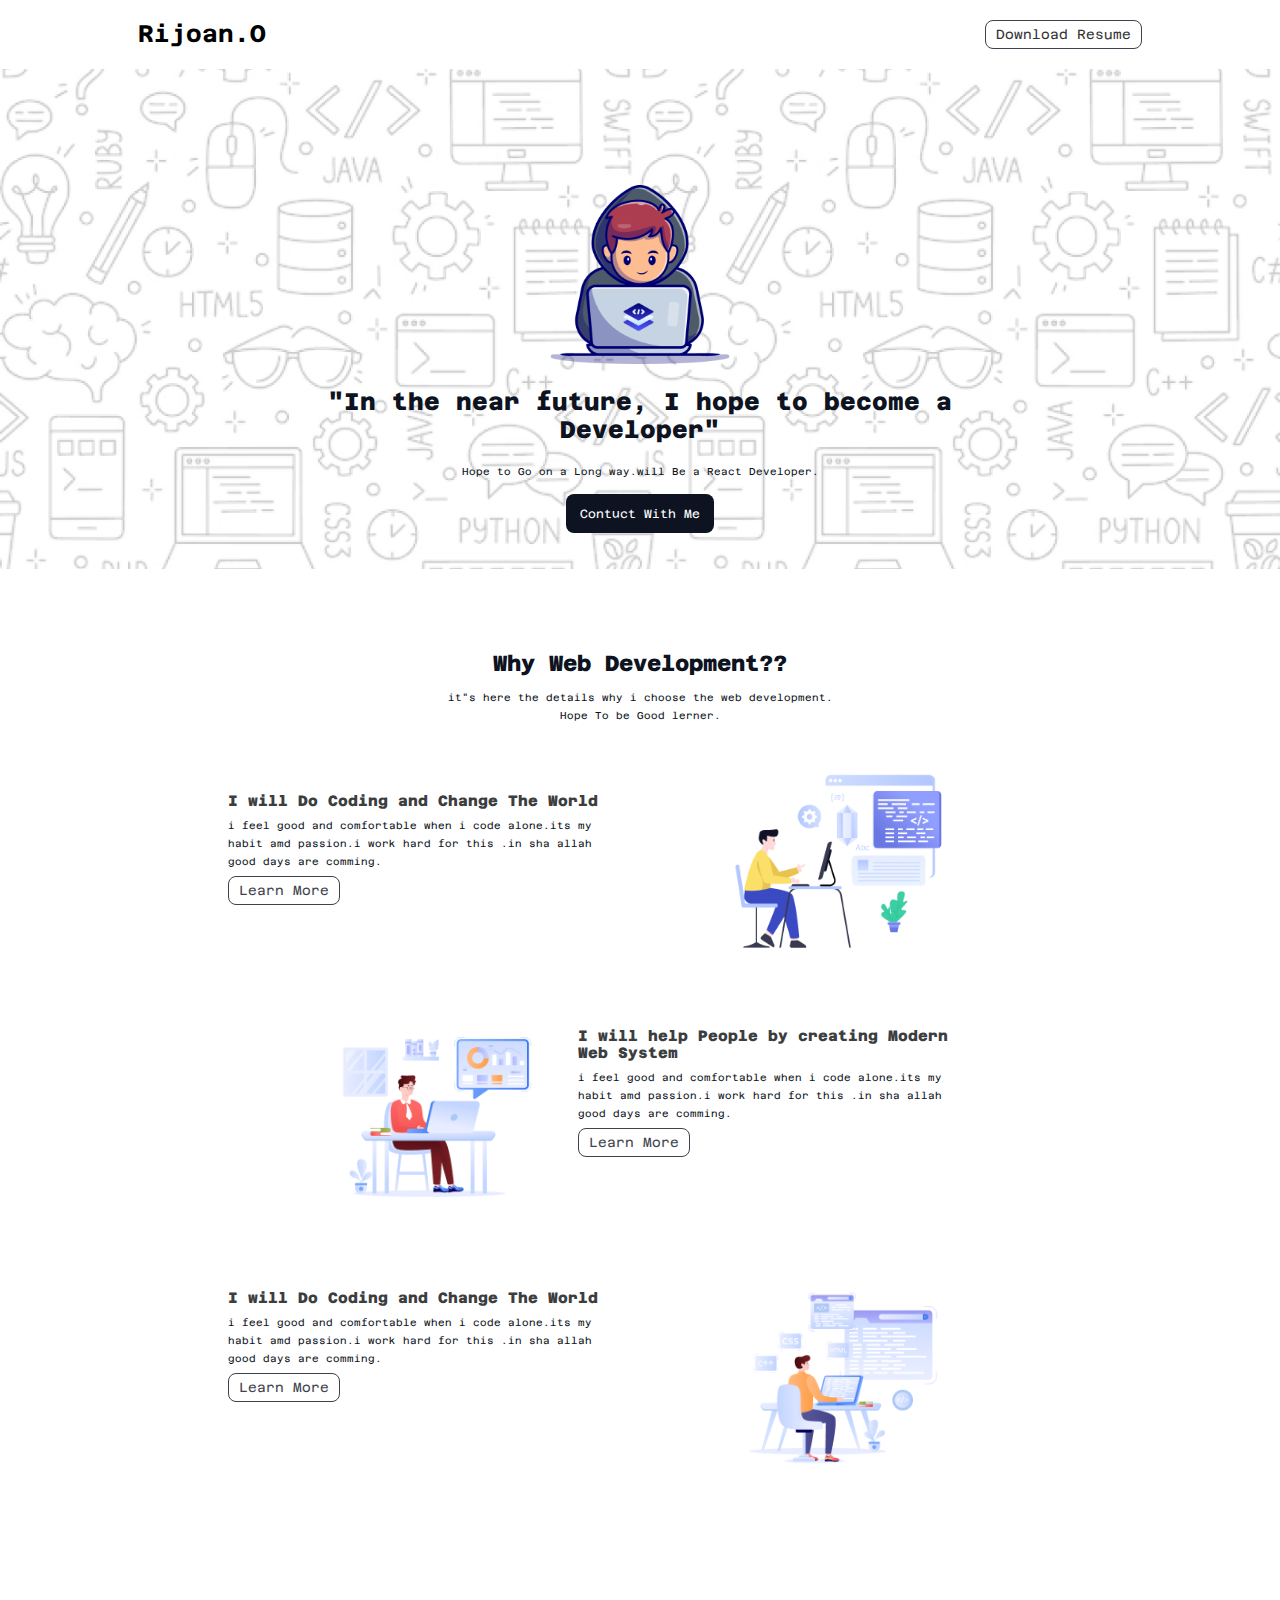
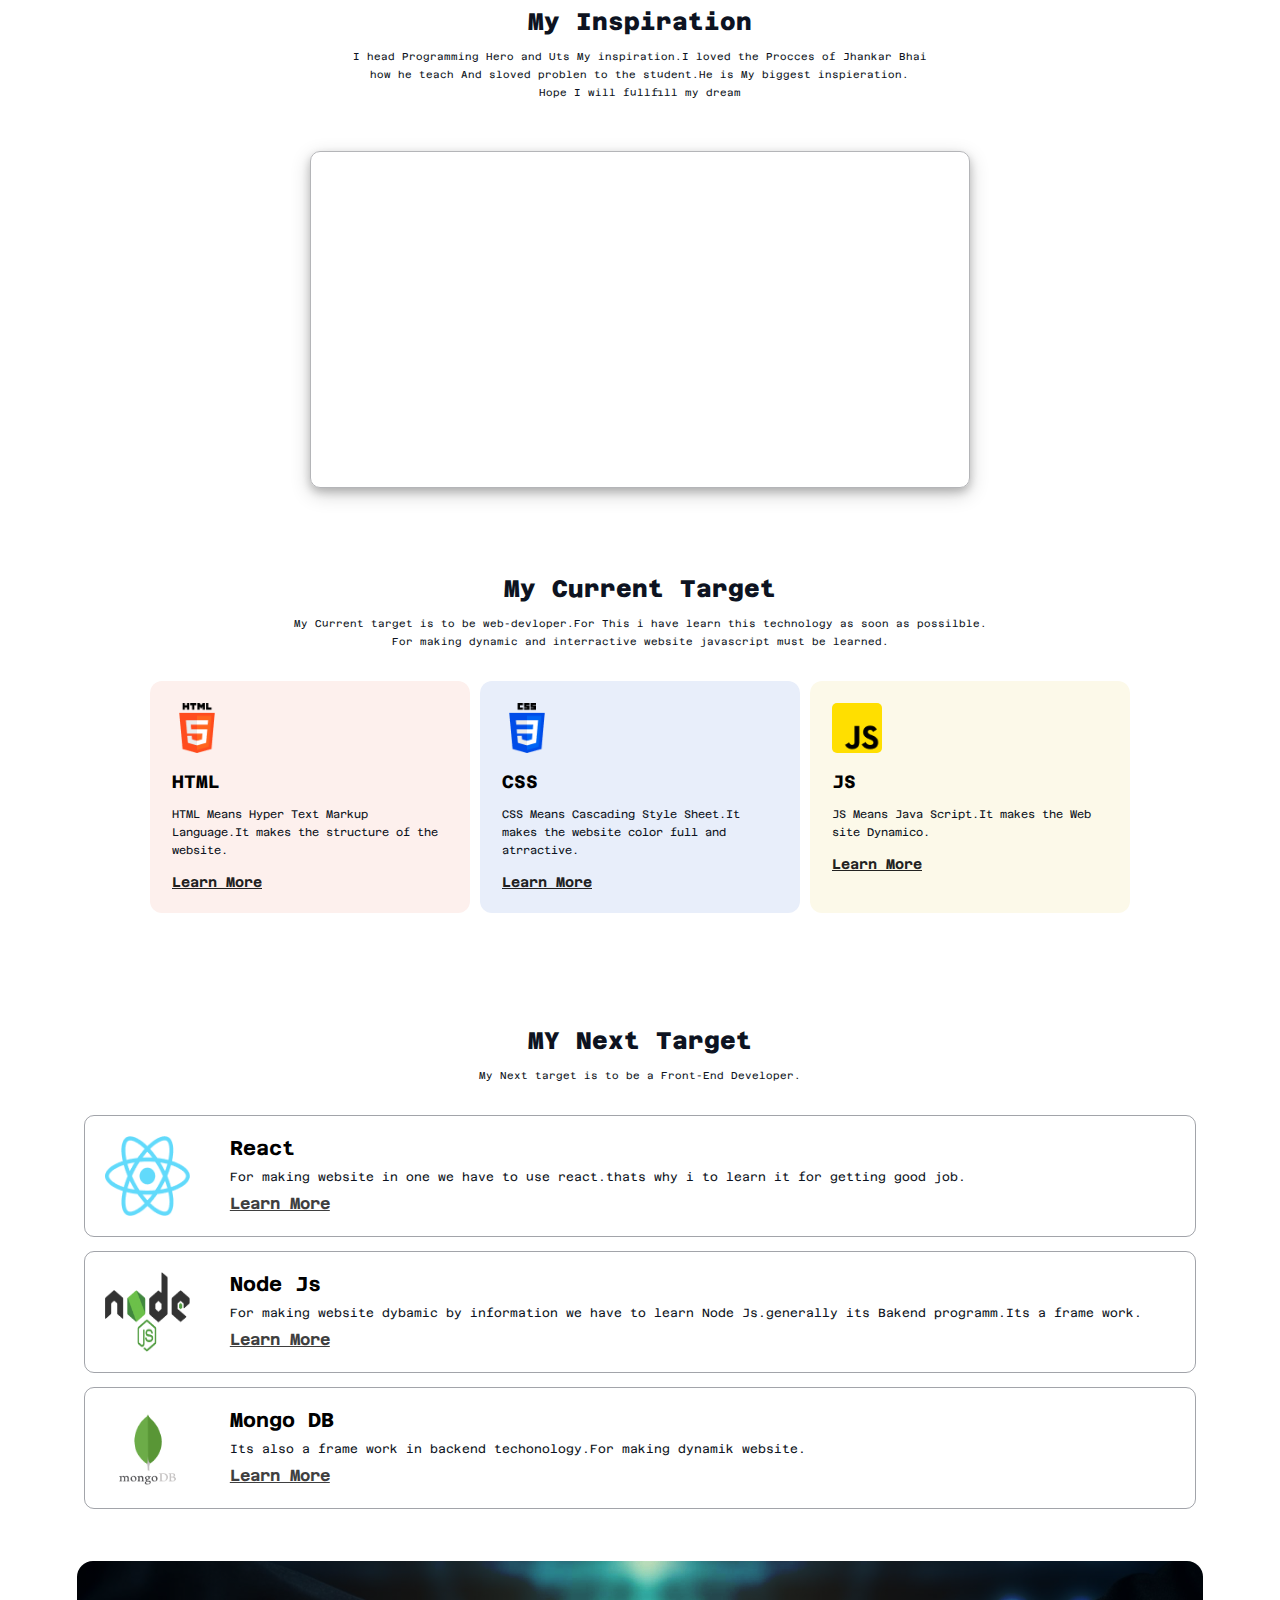
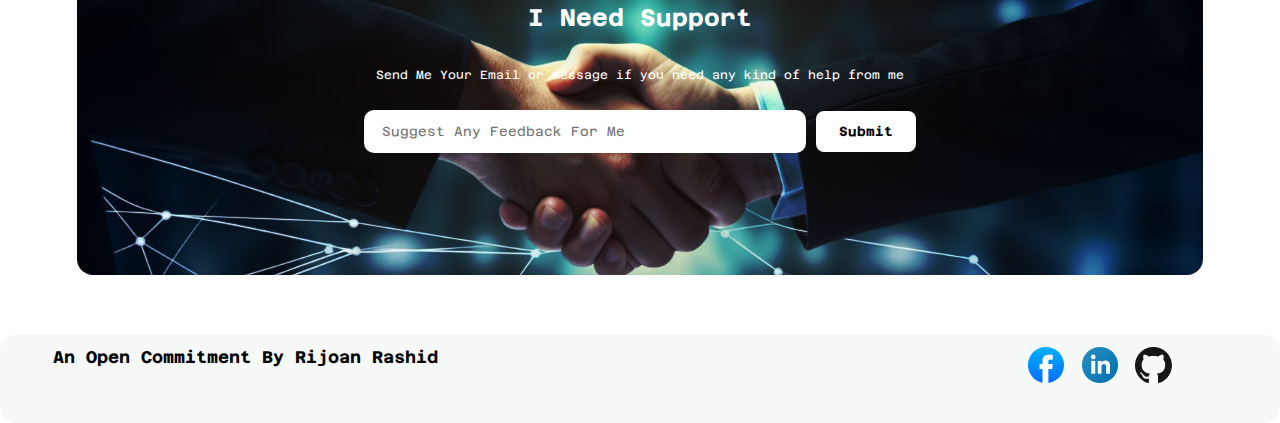
<file: index.html>
<!DOCTYPE html>
<html lang="en">
<head>
    <meta charset="UTF-8">
    <meta name="viewport" content="width=device-width, initial-scale=1.0">
    <title>Assignment Project</title>
    <link rel="stylesheet" href="style.css">
</head>
<body>
    <header>
        <h2>Rijoan.O</h2>
        <button class="btn">Download Resume</button>
    </header>

    <section class="hero">
        <div class="main-content">
            <div class="img">
                <img src="img/Group.png" alt="">
            </div>
            <h2>"In the near future, I hope to become a <br> Developer"</h2>
            <p>Hope to Go on a Long way.will Be a React Developer.</p>
            <div class="btn2">
                <button> <a href="footer.html">Contuct With Me</a></button>
            </div>
        </div>
    </section>
    <section class="hero-two">
        <div class="webdev">
            <h2 class="h2-color">Why Web Development??</h2>
            <p class="para-color">it"s here the details why i choose the web development. <br> Hope To be Good lerner.</p>
        </div>
      <div class="web-img">
        <div class="web-content">
                <h3 class="h3-color">I will Do Coding and Change The World</h3>
                <p class="para-color">i feel good and comfortable when i code alone.its my habit amd passion.i work hard for this .in sha allah good days are comming.</p>
                <button class="btn"><a href="">Learn More</a></button>
        </div>
        <div class="code-img">
            <img src="img/Layer_1.png" alt="">
        </div>
      </div>
      <div class="web-img">
        <div class="code-img">
            <img src="img/Group 3.png" alt="">
        </div>
        <div class="web-content">
                <h3 class="h3-color">I will help People by creating Modern Web System</h3>
                <p class="para-color">i feel good and comfortable when i code alone.its my habit amd passion.i work hard for this .in sha allah good days are comming.</p>
                <button class="btn"><a href="">Learn More</a></button>
        </div>
      </div>
      <div class="web-img">
        <div class="web-content">
                <h3 class="h3-color">I will Do Coding and Change The World</h3>
                <p class="para-color">i feel good and comfortable when i code alone.its my habit amd passion.i work hard for this .in sha allah good days are comming.</p>
                <button class="btn"><a href="">Learn More</a></button>
        </div>
        <div class="code-img">
            <img src="img/Group 4.png" alt="">
        </div>
      </div>
    </section>

    <section class="hero-three">
        <div class="title-container">
            <h2 class="h2-color">My Inspiration</h2>
            <p class="para-color">I head Programming Hero and Uts My inspiration.I loved the Procces of Jhankar Bhai <br> how he teach And sloved problen to the student.He is My biggest inspieration. <br> Hope I will fullfill my dream</p>
        </div>

        <div class="vid">
            <iframe width="580" height="315" src="https://www.youtube.com/embed/5O5e0nnVulY?si=ds7mzC1_hTAh7f5R" title="YouTube video player" frameborder="0" allow="accelerometer; autoplay; clipboard-write; encrypted-media; gyroscope; picture-in-picture; web-share" referrerpolicy="strict-origin-when-cross-origin" allowfullscreen></iframe>
        </div>
        
    </section>
    <section class="hero-four">
        <h2 class="h2-color">My Current Target</h2>
        <p class="para-color">My Current target is to be web-devloper.For This i have learn this technology as soon as possilble. <br> For making dynamic and interractive website javascript must be learned.</p>

        <div class="tech-container">
            <div class="technology html">
                <img src="img/html.png" alt="">
                <h3>HTML</h3>
                <p >HTML Means Hyper Text Markup Language.It makes the structure of the website.
                </p>
                <a href="">Learn More</a>
            </div>
            <div class="technology css">
                <img src="img/css.png" alt="">
                <h3>CSS</h3>
                <p >CSS Means Cascading Style Sheet.It makes the website color full and atrractive.
                </p>
                <a href="">Learn More</a>
            </div>
            <div class="technology java">
                <img src="img/js.png" alt="">
                <h3>JS</h3>
                <p >JS Means Java Script.It makes the Web site Dynamico.
                </p>
                <a href="">Learn More</a>
            </div>
        </div>
    </section> 

    <section class="next-target">
        <div class="frist">
              <h2 class="h2-color">MY Next Target</h2>
              <p class="para-color">My Next target is to be a Front-End Developer.</p>
        </div>
       <div class="big-tech">
       
        <div class="next-tech">
            <img src="img/react.png" alt="">
                <div class="item">
                    <h3>React</h3>
                   <p >For making website in one we have to use react.thats why i to learn it for getting good job.
                   </p>
                   <a href="">Learn More</a>
                </div>
        </div>
        <div class="next-tech">
            <img src="img/nodejs.png" alt="">
                <div class="item">
                    <h3>Node Js</h3>
                   <p >For making website dybamic by information we have to learn Node Js.generally its Bakend programm.Its a frame work.
                   </p>
                   <a href="">Learn More</a>
                </div>
        </div>
        <div class="next-tech">
            <img src="img/mongodb.png" alt="">
                <div class="item">
                    <h3>Mongo DB</h3>
                   <p >Its also a frame work in backend techonology.For making dynamik website.
                   </p>
                   <a href="">Learn More</a>
                </div>
        </div>
       </div>
    </section>

    <section class="email-section">
        <h2>I Need Support</h2>
        <p class="para-color">Send Me Your Email or message if you need any kind of help from me</p>
        <div class="big">
            <input type="email" placeholder="Suggest Any Feedback For Me">
            <button class="btn3">Submit</button>
        </div>
      
    </section>

    <footer class="footer">
        <div class="inner-footer">
            <h3>An Open Commitment By Rijoan Rashid</h3>
        <div class="lik">
            <a href="https://www.facebook.com/"><img src="img/facebook.png" alt=""></a>
            <a href="https://www.linkedin.com/"><img src="img/linkedin-icon 1.png" alt=""></a>
            <a href="https://github.com/"><img src="img/github.png" alt=""></a>
        </div>
        </div>
    </footer>
</body>
</html>
</file>
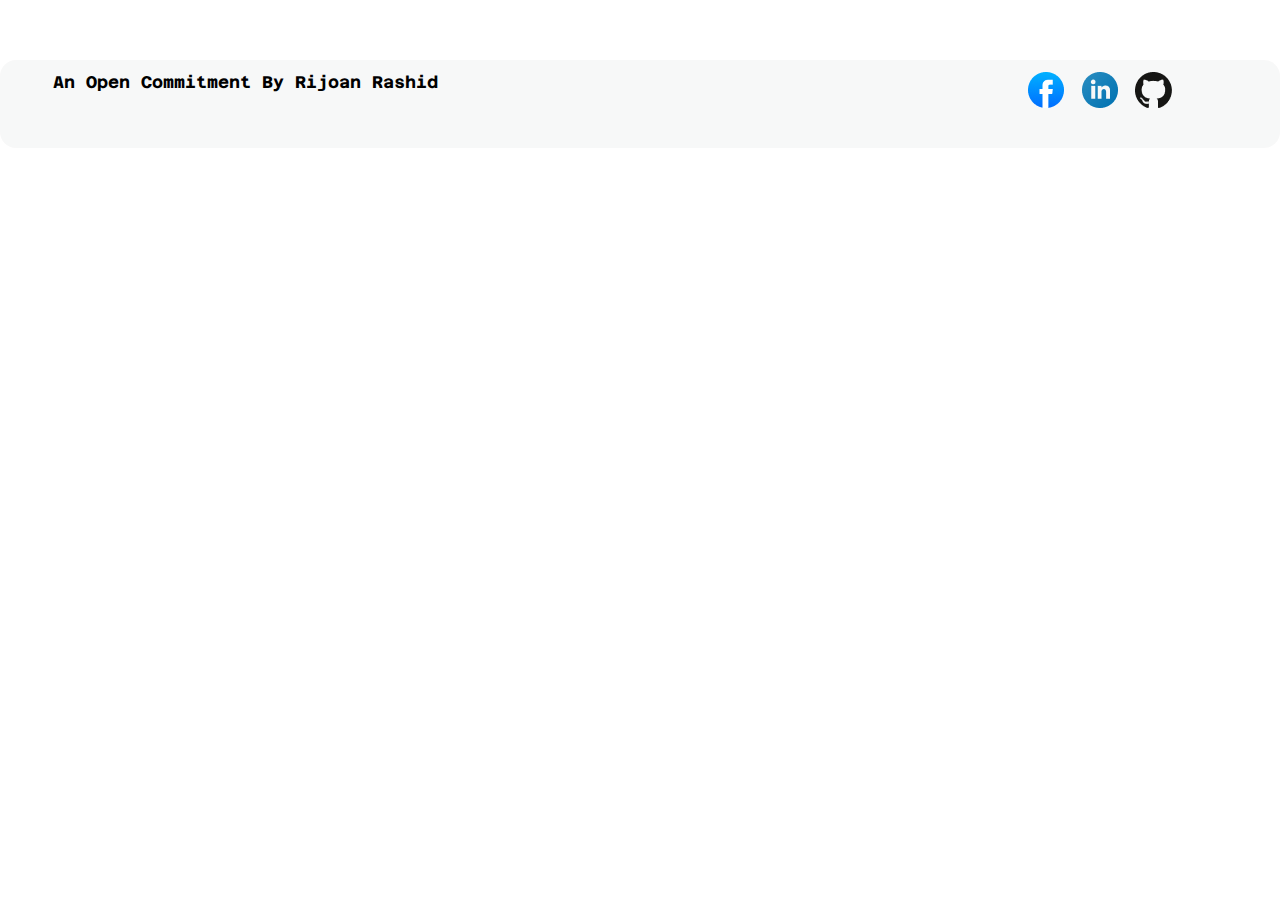
<file: footer.html>
<!DOCTYPE html>
<html lang="en">
<head>
    <meta charset="UTF-8">
    <meta name="viewport" content="width=device-width, initial-scale=1.0">
    <title>Footer</title>
    <link rel="stylesheet" href="style.css">
</head>
<body>
    <footer class="footer">
        <div class="inner-footer">
            <h3>An Open Commitment By Rijoan Rashid</h3>
        <div class="lik">
            <a href="https://www.facebook.com/"><img src="img/facebook.png" alt=""></a>
            <a href="https://www.linkedin.com/"><img src="img/linkedin-icon 1.png" alt=""></a>
            <a href="https://github.com/"><img src="img/github.png" alt=""></a>
        </div>
        </div>
    </footer>
</body>
</html>
</file>
<file: style.css>
@import url('https://fonts.googleapis.com/css2?family=Azeret+Mono:ital,wght@0,100..900;1,100..900&family=Roboto:ital,wght@0,100;0,300;0,400;0,500;0,700;0,900;1,100;1,300;1,400;1,500;1,700;1,900&display=swap');

*{
    margin: 0;
    padding: 0;
    box-sizing: border-box;
    font-family: "Azeret Mono", monospace;
}

/* shared styyle-------------- */
.btn{
    box-sizing: border-box;
    border: 1px solid rgb(13, 19, 33);
    border-radius: 8px;
    opacity: 0.8;
    background-color: transparent;
    padding: 6px 10px;
    /* font-size: 20px; */
}
.btn:hover{
    border-radius: 8px;
    background: rgb(13, 19, 33);
    color: #fff;
}
.para-color{
    color: rgb(13, 19, 33);
    font-family: Azeret Mono;
    font-size: 10px;
    font-weight: 400;
    line-height: 18px;
    text-align: center;
    margin-bottom: 5px;
}

.h2-color{
    color: rgb(13, 19, 33);
    font-family: Azeret Mono;
    font-size: 24px;
    font-weight: 800;
    line-height: 28px;
    text-align: center;
    margin-bottom: 12px;
}



/* header            */

header{
    width: 80%;
    padding: 10px;
    margin: 10px auto;
    display: flex;
    justify-content: space-between;
}


/* /----hero----------- */

.hero{
    width: 100%;
    height: 500px;
    background-image: url(img/Hero-bg.png);
    background-size: cover;
    background-repeat: no-repeat;
    background-position: center;
    /* border: 2px solid; */
    display: flex;
    flex-direction: column;
    justify-content: center;
    align-items: center;
    text-align: center;
    margin: 0 auto;
    margin-bottom: 30px;
}

.hero .main-content{
    width: 60%;
    height: 300px;
    margin: 0px auto;
    padding: 16px 20px;
}
.hero .main-content img{
    width: 180px;
    margin-bottom: 20px;
    
}
.main-content h2{
    color: rgb(13, 19, 33);
    font-family: Azeret Mono;
    font-size: 24px;
    font-weight: 800;
    line-height: 28px;
    text-align: center;
    margin-bottom: 14px;
}
.main-content p{
    color: rgb(13, 19, 33);
    font-family: Azeret Mono;
    font-size: 10px;
    font-weight: 400;
    line-height: 28px;
    text-align: center;
    margin-bottom: 8px;
}

.btn2 button a{
    color: #fff;
   text-decoration: none;
   font-size: 12px;
}
.btn2 button{
    border: 0;
    border-radius: 8px;
    background: rgb(13, 19, 33);
    color: #fff;
    padding: 12px 14px;
}
.btn2 button:hover{
    background: rgba(7, 10, 17, 0.829);
    transition: 0.3s;
}

/* -----------hero-two---------- */

.hero-two{
    width: 80%;
    height: fit-content;
    padding: 28px 32px;
    margin: 20px auto;
    display: flex;
    align-items: center;
    justify-content: center;
    flex-direction: column;
}
.hero-two .webdev{
    width: 90%;
    height: fit-content;
    padding: 12px 16px;
    margin: 10px auto;
    /* border: 2px solid; */
}
.hero-two .webdev h2{
   font-size: 22px;
}
.web-img{
    width: 65%;
    height: fit-content;
    margin: 20px auto;
    display: flex;
    justify-content: space-between;
    text-align: center;
    gap: 35px;
}

.web-img .web-content{
    width: 60%;
    justify-items: left;
    text-align: left;
    margin-top: 20px;
    margin-left: -100px;
}
.web-img .web-content h3{
        color: #3c3d3f;
        font-family: Azeret Mono;
        font-size: 15px;
        font-weight: 800;
        margin-bottom: 8px;
        text-align: left;
}
.web-img .web-content p{
        text-align: left;
}
.web-img .web-content a{
    text-decoration: none;
    color: rgb(13, 19, 33);
}
.web-img .web-content .btn a:hover{
    color: #fff;
}
.web-img .code-img{
    width: 35%;
}
.web-img .code-img img{
    width: 100%;
}

/* hero-three------------------- */

.hero-three{
    width: 80%;
    height: fit-content;
    margin: 30px auto ;
    padding: 25px 28px;
    display: flex;
    flex-direction: column;
    justify-content: center;
    align-items: center;
    gap: 30px;

}

.hero-three .title-container{
    width: 80%;
    padding: 14px 18px;
}
.hero-three .vid{
    width: 660px;
    padding: 8px;
    border: 1px solid #a2a3a7ce;
    border-radius: 10px;
    box-shadow: 0 4px 8px 0 rgba(0, 0, 0, 0.2), 0 6px 20px 0 rgba(0, 0, 0, 0.19);
}
.hero-three .vid iframe {
    width: 630px;
    padding: 10px 16px;
    border: ipx solid #3c3d3f;
    border: none;
    border-radius: 10px;

}
/* ----------hero-four---------- */

.hero-four{
    width: 80%;
    height: fit-content;
    padding: 12px;
    margin: 50px auto;
    text-align: center;
}
.hero-four p{
    margin-bottom: 30px;
}

.hero-four .tech-container{
    width: 100%;
    /* margin-top: -50px; */
    margin-bottom: 30px;
    display: flex;
    justify-content: center;
    gap: 1%;
}
.hero-four .tech-container .technology{
    width: 32%;
    text-align: left;
    border: 0;
    border-radius: 12px;
    padding: 22px;
}
.hero-four .tech-container .technology h3{
   font-size: 18px;
   margin: 14px 0 12px 0;
}
.hero-four .tech-container .technology img{
   width: 50px;
   border-radius: 5px;
}
.hero-four .tech-container .technology p{
   font-size: 11px;
   margin: 14px 0 12px 0;
   line-height: 18px;
   color: rgb(13, 19, 33);
}
.hero-four .tech-container .technology a{
   font-size: 14px;
   font-weight: bold;
   color: rgba(20, 20, 20, 0.938);
}
.html{
    background-color: #fdf0ed;
}
.css{
    background-color: #e8eefa;
}
.java{
    background-color: #fcf9e9;
}



/* ---------------email-section------- */


.email-section{
    /* width: 1140px; */
    width: 88%;
    height: 314px;
    background: linear-gradient(rgba(0, 0, 0, 0.63),rgba(0, 0, 0, 0.473)), url('img/handshake.jpg');
    background-repeat: no-repeat;
    background-position: center;
    background-size: cover;
    margin: 30px auto;
    border-radius: 16px;
    text-align: center;
    background-blend-mode: overlay;
    z-index: -1;
    display: flex;
    flex-direction: column;
    justify-content: center;
    align-items: center;
}
.email-section h2{
   color: #FFFFFF;
   font-size: 24px;
   margin-top: -70px;
   margin-bottom: 16px;
}
.email-section p{
   color: #FFFFFF;
   font-size: 12px;
   margin-top: 18px;
   margin-bottom: 16px;
}
.email-section .big{
   width: 100%;
   padding: 10px;
}
.email-section input{
   background-color: #FFFFFF;
   width: 40%;
   padding: 14px 18px;
   border: 0;
   outline: 0;
   border-radius: 10px;
}


.email-section .btn3{
    width: 100px;
    padding: 13px 18px;
    background-color: #FFFFFF;
    border: 0;
    outline: 0;
    border-radius: 8px;
    cursor: pointer;
    font-weight: bold;
 }
.email-section .btn3:hover{
    background-color: #ffffffcb;
    transition: 0.3s;
 }

 /* footer area-------------- */
.footer{
    width: 100%;
    padding: 12px 16px;
    margin-top: 60px;
    border-radius: 16px;
    background: rgba(13, 19, 33, 0.03);
}
.footer .inner-footer{
    width: 90%;
    height: fit-content;
    display: flex;
    justify-content: space-between;
    margin-left: 3%;
}
.footer .inner-footer h3{
    font-size: 17px;
}
.footer .inner-footer .lik{
    width: 150px;
    height: fit-content;
    display: flex;
    padding-bottom: 24px;
    justify-content: space-around;
    align-items: center;
    gap: 10px;
}
.footer .inner-footer .lik a {
    width: 40px;
}
/* next-target--------- */

.next-target {
      width: 100%;
      margin: 0 auto;
      padding: 22px;
}
.next-target .frist{
      margin-bottom: 30px;
}
.next-target .big-tech{
      width: 100%;
      display: flex;
      flex-direction: column;
      gap: 14px;
      text-align: left;
}
.next-target .next-tech{
      width: 90%;
      display: flex;
      margin: 0 auto;
      padding: 20px;
      border: 1px solid rgba(13, 19, 33, 0.384);
      border-radius: 10px;
      gap: 10px;
      text-align: left;
}
.next-target .next-tech img{
     width: 85px;
     height: 80px;
}
.next-target .next-tech .item{
     margin-left: 30px;
}
.next-target .next-tech .item h3{
    margin-bottom: 10px;
    font-size: 20px;
}
.next-target .next-tech .item p{
    margin-bottom: 10px;
    font-size: 12px;
    color: rgb(13, 19, 33);
}
.next-target .next-tech .item a{
    margin-bottom: 10px;
    font-size: 16px;
    color: rgba(0, 0, 0, 0.753);
    font-weight: bold;
}
</file>
